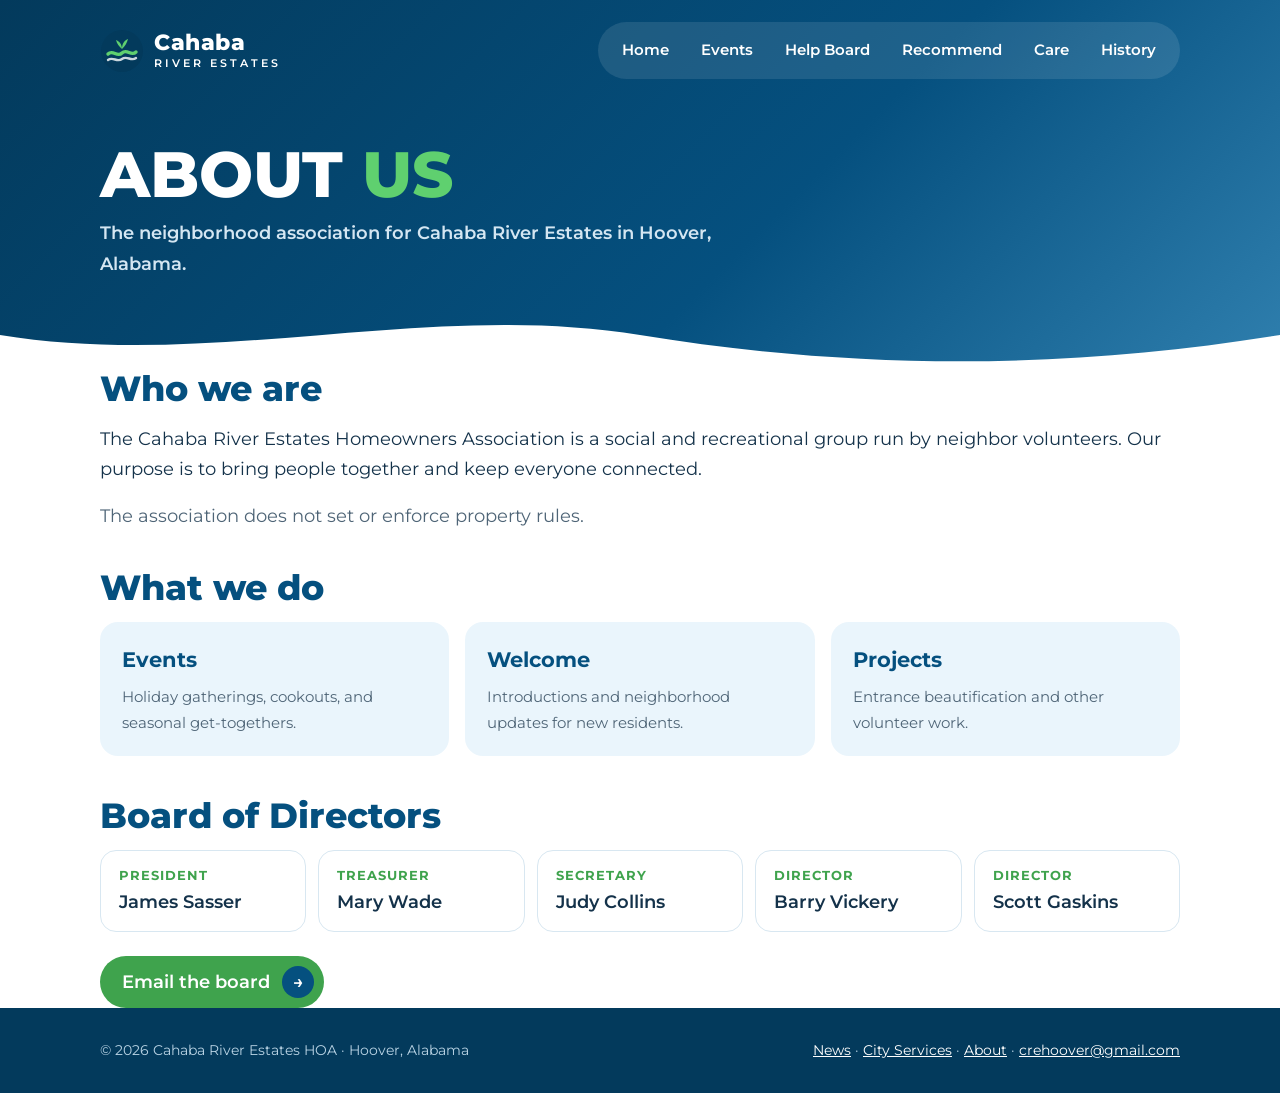
<file: about.html>
<!doctype html>
<html lang="en">
<head>
<meta charset="utf-8">
<meta name="viewport" content="width=device-width, initial-scale=1">
<title>About | Cahaba River Estates</title>
<meta name="description" content="About the Cahaba River Estates neighborhood association in Hoover, Alabama.">
<link rel="preconnect" href="https://fonts.googleapis.com"><link rel="preconnect" href="https://fonts.gstatic.com" crossorigin><link href="https://fonts.googleapis.com/css2?family=Montserrat:wght@400;600;700;800&display=swap" rel="stylesheet">
<link rel="icon" href="data:image/svg+xml,%3Csvg xmlns='http://www.w3.org/2000/svg' viewBox='0 0 32 32'%3E%3Crect width='32' height='32' rx='8' fill='%2305507f'/%3E%3Cpath d='M4 20c4-4 8 4 12 0s8 4 12 0' stroke='%235fd06f' stroke-width='3.2' fill='none' stroke-linecap='round'/%3E%3C/svg%3E">
<link rel="stylesheet" href="page.css">
<link rel="stylesheet" href="app.css">
</head>
<body>
<div class="banner">
  <header><div class="wrap">
    <a class="brand" href="index.html" aria-label="Cahaba River Estates home">
      <svg viewBox="0 0 44 44" aria-hidden="true"><circle cx="22" cy="22" r="21" fill="#033a5c"/><path d="M8 25c5-5 9 4 14-1s9 4 14-1" stroke="#5fd06f" stroke-width="3.4" fill="none" stroke-linecap="round"/><path d="M8 31c5-4 9 3 14-1s9 3 14-1" stroke="#fff" stroke-width="2.4" fill="none" stroke-linecap="round" opacity=".8"/><path d="M22 20c0-6 3-9 6-10-1 4-3 7-6 10zM22 20c0-5-3-8-6-9 1 4 3 6 6 9z" fill="#5fd06f"/></svg>
      <span><b>Cahaba</b><small>RIVER ESTATES</small></span>
    </a>
    <nav>
      <a href="index.html">Home</a>
      <a href="events.html">Events</a>
      <a href="help.html">Help Board</a>
      <a href="recommend.html">Recommend</a>
      <a href="care.html">Care</a>
      <a href="history.html">History</a>
    </nav>
  </div></header>
  <div class="wrap title">
    <h1>About <span class="accent">Us</span></h1>
    <p>The neighborhood association for Cahaba River Estates in Hoover, Alabama.</p>
  </div>
  <svg class="wave" viewBox="0 0 1440 70" preserveAspectRatio="none" aria-hidden="true"><path d="M0 35 C240 70 480 0 720 35 S1200 70 1440 35 V70 H0Z" fill="#fff"/></svg>
</div>

<main class="wrap">
  <h2>Who we are</h2>
  <p>The Cahaba River Estates Homeowners Association is a social and recreational group run by neighbor volunteers. Our purpose is to bring people together and keep everyone connected.</p>
  <p class="muted">The association does not set or enforce property rules.</p>

  <h2 style="margin-top:36px">What we do</h2>
  <div class="pills">
    <div class="pill"><h3>Events</h3><p>Holiday gatherings, cookouts, and seasonal get-togethers.</p></div>
    <div class="pill"><h3>Welcome</h3><p>Introductions and neighborhood updates for new residents.</p></div>
    <div class="pill"><h3>Projects</h3><p>Entrance beautification and other volunteer work.</p></div>
  </div>

  <h2>Board of Directors</h2>
  <ul class="board">
    <li><span>President</span>James Sasser</li>
    <li><span>Treasurer</span>Mary Wade</li>
    <li><span>Secretary</span>Judy Collins</li>
    <li><span>Director</span>Barry Vickery</li>
    <li><span>Director</span>Scott Gaskins</li>
  </ul>
  <a class="btn" href="mailto:crehoover@gmail.com">Email the board <i>&rarr;</i></a>
</main>

<footer><div class="wrap">
  <span>&copy; <span id="yr">2026</span> Cahaba River Estates HOA &middot; Hoover, Alabama</span>
  <span><a href="news.html">News</a> &middot; <a href="city.html">City Services</a> &middot; <a href="about.html">About</a> &middot; <a href="mailto:crehoover@gmail.com">crehoover@gmail.com</a></span>
</div></footer>
<script>document.getElementById('yr').textContent=new Date().getFullYear()</script>
</body>
</html>
</file>
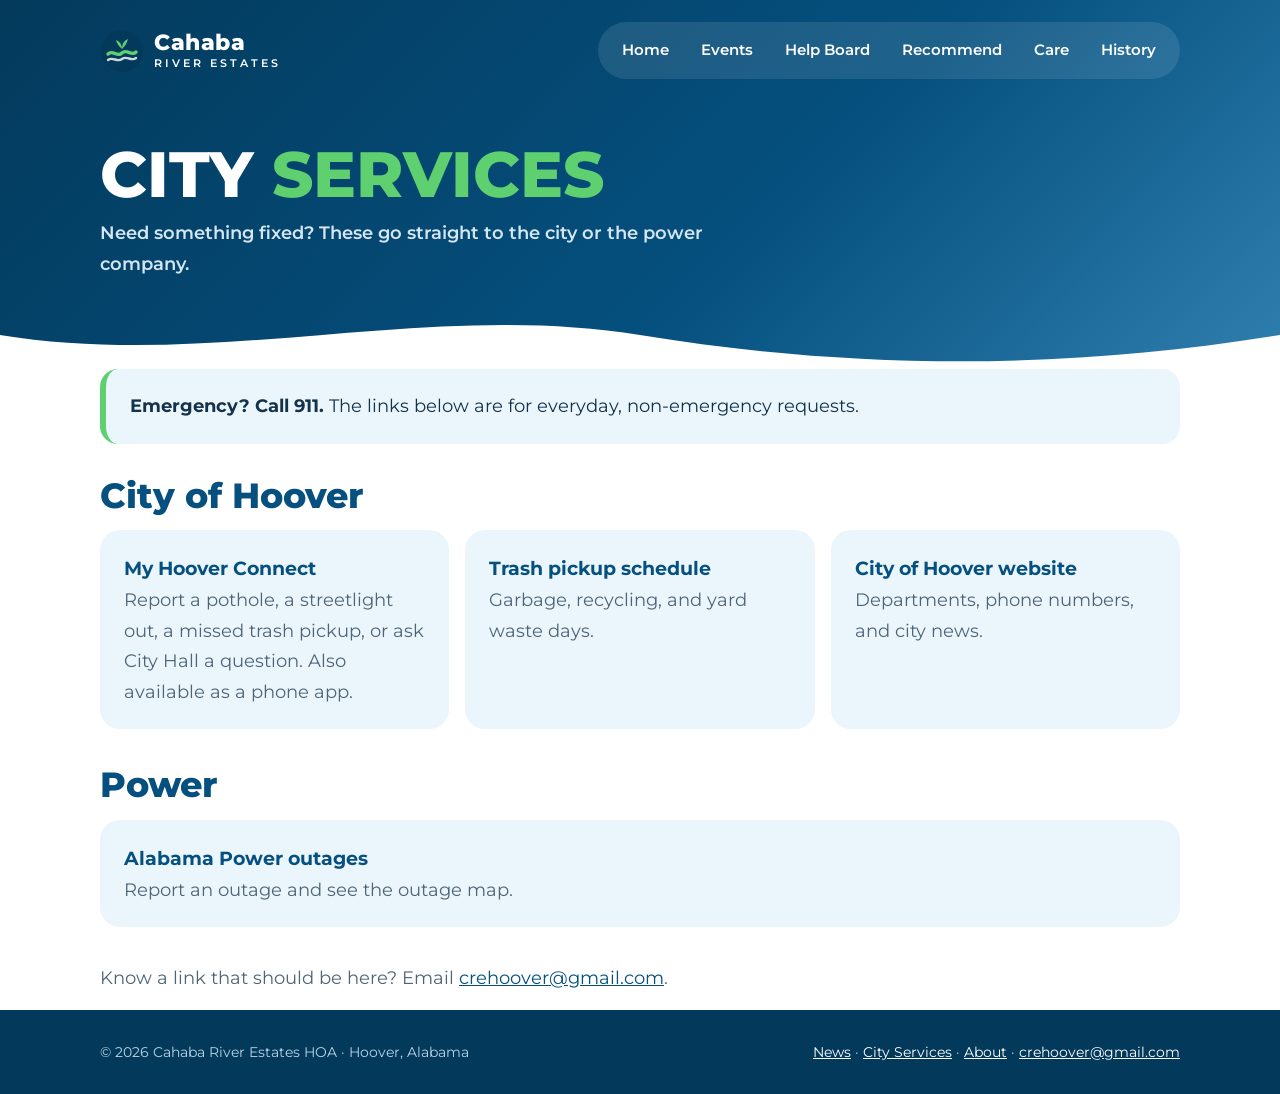
<file: city.html>
<!doctype html>
<html lang="en">
<head>
<meta charset="utf-8">
<meta name="viewport" content="width=device-width, initial-scale=1">
<title>City Services | Cahaba River Estates</title>
<meta name="description" content="Need something fixed? These go straight to the city or the power company.">
<link rel="preconnect" href="https://fonts.googleapis.com"><link rel="preconnect" href="https://fonts.gstatic.com" crossorigin><link href="https://fonts.googleapis.com/css2?family=Montserrat:wght@400;600;700;800&display=swap" rel="stylesheet">
<link rel="icon" href="data:image/svg+xml,%3Csvg xmlns='http://www.w3.org/2000/svg' viewBox='0 0 32 32'%3E%3Crect width='32' height='32' rx='8' fill='%2305507f'/%3E%3Cpath d='M4 20c4-4 8 4 12 0s8 4 12 0' stroke='%235fd06f' stroke-width='3.2' fill='none' stroke-linecap='round'/%3E%3C/svg%3E">
<link rel="stylesheet" href="page.css">
<link rel="stylesheet" href="app.css">
</head>
<body>
<div class="banner">
  <header><div class="wrap">
    <a class="brand" href="index.html" aria-label="Cahaba River Estates home">
      <svg viewBox="0 0 44 44" aria-hidden="true"><circle cx="22" cy="22" r="21" fill="#033a5c"/><path d="M8 25c5-5 9 4 14-1s9 4 14-1" stroke="#5fd06f" stroke-width="3.4" fill="none" stroke-linecap="round"/><path d="M8 31c5-4 9 3 14-1s9 3 14-1" stroke="#fff" stroke-width="2.4" fill="none" stroke-linecap="round" opacity=".8"/><path d="M22 20c0-6 3-9 6-10-1 4-3 7-6 10zM22 20c0-5-3-8-6-9 1 4 3 6 6 9z" fill="#5fd06f"/></svg>
      <span><b>Cahaba</b><small>RIVER ESTATES</small></span>
    </a>
    <nav>
      <a href="index.html">Home</a>
      <a href="events.html">Events</a>
      <a href="help.html">Help Board</a>
      <a href="recommend.html">Recommend</a>
      <a href="care.html">Care</a>
      <a href="history.html">History</a>
    </nav>
  </div></header>
  <div class="wrap title">
    <h1>City <span class="accent">Services</span></h1>
    <p>Need something fixed? These go straight to the city or the power company.</p>
  </div>
  <svg class="wave" viewBox="0 0 1440 70" preserveAspectRatio="none" aria-hidden="true"><path d="M0 35 C240 70 480 0 720 35 S1200 70 1440 35 V70 H0Z" fill="#fff"/></svg>
</div>

<main class="wrap">
<div class="callout" style="margin-bottom:32px"><p><b>Emergency? Call 911.</b> The links below are for everyday, non-emergency requests.</p></div>
<h2>City of Hoover</h2>
<div class="linkcards">
  <a href="https://www.hooveralabama.gov/954/My-Hoover-Connect" target="_blank" rel="noopener"><b>My Hoover Connect</b><span>Report a pothole, a streetlight out, a missed trash pickup, or ask City Hall a question. Also available as a phone app.</span></a>
  <a href="https://www.hooveralabama.gov/559" target="_blank" rel="noopener"><b>Trash pickup schedule</b><span>Garbage, recycling, and yard waste days.</span></a>
  <a href="https://www.hooveralabama.gov" target="_blank" rel="noopener"><b>City of Hoover website</b><span>Departments, phone numbers, and city news.</span></a>
</div>
<h2>Power</h2>
<div class="linkcards">
  <a href="https://alabamapower.com/residential/outages-and-storm-center.html" target="_blank" rel="noopener"><b>Alabama Power outages</b><span>Report an outage and see the outage map.</span></a>
</div>
<p class="muted">Know a link that should be here? Email <a href="mailto:crehoover@gmail.com">crehoover@gmail.com</a>.</p>
</main>

<footer><div class="wrap">
  <span>&copy; <span id="yr">2026</span> Cahaba River Estates HOA &middot; Hoover, Alabama</span>
  <span><a href="news.html">News</a> &middot; <a href="city.html">City Services</a> &middot; <a href="about.html">About</a> &middot; <a href="mailto:crehoover@gmail.com">crehoover@gmail.com</a></span>
</div></footer>
<script>document.getElementById('yr').textContent=new Date().getFullYear()</script>


</body>
</html>
</file>
<file: page.css>
:root{--navy:#05507f;--navy2:#033a5c;--green:#5fd06f;--btn:#3fa34d;--pale:#eaf5fc;--ink:#14324a;--muted:#4f6577}
*{box-sizing:border-box}
html{scroll-behavior:smooth}
body{margin:0;font-family:Montserrat,system-ui,-apple-system,"Segoe UI",Roboto,Arial,sans-serif;color:var(--ink);background:#fff;line-height:1.7}
a{color:var(--navy)}
.wrap{max-width:1120px;margin:0 auto;padding:0 20px}
.accent{color:var(--green)}

.banner{background:linear-gradient(135deg,var(--navy2) 0%,var(--navy) 60%,#2f7fae 100%);color:#fff;position:relative;overflow:hidden}
.banner header .wrap{display:flex;align-items:center;justify-content:space-between;gap:16px;flex-wrap:wrap;padding-top:22px;padding-bottom:22px}
.brand{display:flex;align-items:center;gap:10px;color:#fff;text-decoration:none;line-height:1}
.brand svg{width:44px;height:44px;flex:0 0 44px}
.brand b{display:block;font-size:1.35rem;font-weight:800;letter-spacing:.5px}
.brand small{display:block;font-size:.68rem;font-weight:600;letter-spacing:3px;margin-top:4px}
nav{background:rgba(255,255,255,.1);border-radius:999px;padding:8px 10px;display:flex;gap:4px}
nav a{color:#fff;text-decoration:none;font-weight:600;padding:8px 14px;border-radius:999px;font-size:.92rem}
nav a:hover,nav a[aria-current]{background:rgba(255,255,255,.18)}
.banner .title{padding-top:40px;padding-bottom:90px;position:relative;z-index:2}
.banner h1{font-size:clamp(2.2rem,6vw,4rem);font-weight:800;line-height:1.05;margin:0 0 10px;text-transform:uppercase}
.banner p{margin:0;max-width:640px;color:#d4e6f2;font-weight:600}
.banner .wave{position:absolute;left:0;bottom:-1px;width:100%;height:70px}

main{padding:56px 0 80px}
h2{font-size:clamp(1.6rem,3.5vw,2.2rem);font-weight:800;color:var(--navy);line-height:1.15;margin:0 0 14px}
h3{color:var(--navy);margin:0 0 6px}
p{margin:0 0 16px}
.muted{color:var(--muted)}

.pills{display:grid;grid-template-columns:repeat(auto-fit,minmax(220px,1fr));gap:16px;margin:8px 0 40px}
.pill{background:var(--pale);border-radius:18px;padding:20px 22px}
.pill p{margin:0;color:var(--muted);font-size:.95rem}
.board{list-style:none;padding:0;margin:0 0 24px;display:grid;grid-template-columns:repeat(auto-fit,minmax(200px,1fr));gap:12px}
.board li{background:#fff;border:1px solid #d8e7f1;border-radius:16px;padding:14px 18px;font-weight:600}
.board li span{display:block;font-size:.8rem;color:var(--btn);font-weight:700;letter-spacing:1px;text-transform:uppercase}

.btn{display:inline-flex;align-items:center;gap:12px;background:var(--btn);color:#fff;text-decoration:none;font-weight:600;padding:10px 10px 10px 22px;border-radius:999px}
.btn i{display:grid;place-items:center;width:32px;height:32px;border-radius:50%;background:var(--navy);font-style:normal}

/* wiki */
.wiki{display:grid;grid-template-columns:230px 1fr;gap:48px;align-items:start}
.toc{position:sticky;top:20px;background:var(--pale);border-radius:18px;padding:20px}
.toc b{display:block;font-size:.78rem;letter-spacing:2px;text-transform:uppercase;color:var(--muted);margin-bottom:8px}
.toc ol{margin:0;padding-left:20px}
.toc a{text-decoration:none;font-weight:600;font-size:.93rem}
.article section{margin-bottom:44px;scroll-margin-top:20px}
.infobox{float:right;width:280px;margin:0 0 20px 28px;border:1px solid #d8e7f1;border-radius:18px;overflow:hidden;font-size:.9rem}
.infobox h3{background:var(--navy);color:#fff;margin:0;padding:12px 16px;font-size:1rem}
.infobox dl{margin:0;padding:12px 16px;display:grid;grid-template-columns:auto 1fr;gap:6px 12px}
.infobox dt{font-weight:700;color:var(--muted)}
.infobox dd{margin:0}
.timeline{list-style:none;padding:0;margin:0;border-left:3px solid var(--green)}
.timeline li{padding:0 0 18px 20px;position:relative}
.timeline li:before{content:"";position:absolute;left:-9px;top:6px;width:15px;height:15px;border-radius:50%;background:var(--navy);border:3px solid #fff}
.timeline b{color:var(--navy)}
sup a{margin-left:2px;text-decoration:none;font-weight:700;font-size:.75rem}
.refs{font-size:.88rem;color:var(--muted)}
.refs li{margin-bottom:6px;word-break:break-word}
.callout{background:var(--pale);border-left:6px solid var(--green);border-radius:18px;padding:22px 24px}
.callout p:last-child{margin:0}

footer{background:var(--navy2);color:#b9d3e4;padding:30px 0;font-size:.9rem}
footer .wrap{display:flex;justify-content:space-between;flex-wrap:wrap;gap:10px}
footer a{color:#fff}

@media (max-width:820px){
  nav{width:100%;justify-content:space-between;padding:6px;flex-wrap:wrap}
  nav a{padding:6px 8px;font-size:.84rem}
  .wiki{grid-template-columns:1fr;gap:24px}
  .toc{position:static}
  .infobox{float:none;width:auto;margin:0 0 24px}
}
</file>
<file: app.css>
/* Shared pieces for the neighborhood tools. Loaded after page.css. */
body{font-size:18px}
.preview-bar{position:fixed;left:0;right:0;bottom:0;z-index:100;background:#fff6d8;color:#5a4500;padding:10px 20px;text-align:center;font-size:.9rem;border-bottom:1px solid #f0dc9a}
.link{background:none;border:0;padding:0;color:var(--navy);font:inherit;font-weight:700;text-decoration:underline;cursor:pointer}
.who{margin:0 0 24px;color:var(--muted);font-size:.95rem}

.box{background:var(--pale);border-radius:22px;padding:26px 28px;margin:0 0 32px}
.box h3{font-size:1.3rem;margin:0 0 6px}
.box p{color:var(--muted)}
label{display:block;font-weight:700;color:var(--ink);margin:0 0 16px}
input,textarea,select{display:block;width:100%;margin-top:6px;font:inherit;font-weight:400;font-size:1.05rem;padding:14px 16px;border:2px solid #c9dceb;border-radius:14px;background:#fff;color:var(--ink)}
input:focus,textarea:focus,select:focus{outline:none;border-color:var(--navy)}
textarea{min-height:120px;resize:vertical}
.row2{display:grid;grid-template-columns:1fr 1fr;gap:16px}

button.btn{border:0;cursor:pointer;font-family:inherit}
.btn.big{font-size:1.15rem;padding:14px 28px;min-height:56px}
.btn.gray{background:#d8e7f1;color:var(--navy)}
.btn.navyb{background:var(--navy)}
.btn.small{font-size:.95rem;padding:10px 18px;min-height:44px}
.btn:disabled{opacity:.55;cursor:default;transform:none}

.tabs{display:flex;gap:10px;flex-wrap:wrap;margin:0 0 26px}
.tabs button{font:inherit;font-weight:700;font-size:1.05rem;padding:12px 22px;border-radius:999px;border:2px solid var(--navy);background:#fff;color:var(--navy);cursor:pointer;min-height:52px}
.tabs button[aria-pressed=true]{background:var(--navy);color:#fff}

.list{display:grid;gap:18px;margin:0 0 40px}
.item{background:#fff;border:1px solid #d8e7f1;border-radius:22px;padding:24px 26px;box-shadow:0 6px 20px rgba(5,80,127,.06)}
.item h3{font-size:1.25rem;margin:0 0 4px}
.item .meta{color:var(--muted);font-size:.92rem;font-weight:600;margin:0 0 10px}
.item p{margin:0 0 12px}
.item .actions{display:flex;gap:10px;flex-wrap:wrap;align-items:center;margin-top:8px}
.tag{display:inline-block;font-size:.78rem;font-weight:800;letter-spacing:1px;text-transform:uppercase;padding:4px 10px;border-radius:999px;background:var(--pale);color:var(--navy)}
.tag.need{background:#fde4dd;color:#9a2f18}
.tag.offer{background:#dff5e3;color:#1f6b2c}
.tag.done{background:#eee;color:#555}
.empty{color:var(--muted);font-style:italic}

.spots{height:12px;background:#e3eef6;border-radius:999px;overflow:hidden;margin:6px 0 4px;max-width:360px}
.spots i{display:block;height:100%;background:var(--btn)}
.who-list{font-size:.92rem;color:var(--muted)}

.votes{display:flex;align-items:center;gap:8px}
.votes button{font:inherit;font-weight:800;font-size:1.05rem;min-width:64px;min-height:48px;border-radius:14px;border:2px solid #c9dceb;background:#fff;cursor:pointer}
.votes button.on.up{background:#dff5e3;border-color:var(--btn)}
.votes button.on.down{background:#fde4dd;border-color:#d0573b}
.score{font-weight:800;color:var(--navy);min-width:60px}

.cats{display:flex;gap:8px;flex-wrap:wrap;margin:0 0 20px}
.cats button{font:inherit;font-weight:700;font-size:.98rem;padding:10px 16px;border-radius:999px;border:1px solid #c9dceb;background:#fff;color:var(--navy);cursor:pointer;min-height:46px}
.cats button[aria-pressed=true]{background:var(--navy);color:#fff;border-color:var(--navy)}

.slot{display:flex;justify-content:space-between;align-items:center;gap:12px;padding:14px 0;border-top:1px solid #e3eef6;flex-wrap:wrap}
.slot:first-of-type{border-top:0}
.slot b{color:var(--navy)}

.tiles{display:grid;grid-template-columns:repeat(auto-fit,minmax(240px,1fr));gap:18px}
.tile{display:block;text-decoration:none;background:#fff;border-radius:22px;padding:26px 26px 24px;box-shadow:0 8px 26px rgba(5,80,127,.10);border-top:6px solid var(--green);transition:transform .15s}
.tile:hover{transform:translateY(-3px)}
.tile b{display:block;font-size:1.35rem;color:var(--navy);margin-bottom:4px}
.tile span{color:var(--muted);font-size:1rem}

.linkcards{display:grid;gap:16px;grid-template-columns:repeat(auto-fit,minmax(280px,1fr));margin-bottom:36px}
.linkcards a{display:block;text-decoration:none;background:var(--pale);border-radius:20px;padding:22px 24px;color:var(--ink)}
.linkcards a b{display:block;color:var(--navy);font-size:1.2rem}
.linkcards a span{color:var(--muted)}

.wikibody{white-space:pre-wrap}
details{margin-top:10px}
summary{cursor:pointer;font-weight:700;color:var(--navy)}

@media (max-width:820px){.row2{grid-template-columns:1fr}.box{padding:22px}}
.cal{display:flex;flex-wrap:wrap;gap:8px;align-items:center;margin-top:14px;font-size:.95rem;color:var(--muted)}
.cal a{display:inline-block;padding:8px 14px;border-radius:999px;background:var(--pale);font-weight:700;text-decoration:none}
@media (max-width:480px){.banner h1{font-size:1.75rem}nav{justify-content:center}}
</file>
